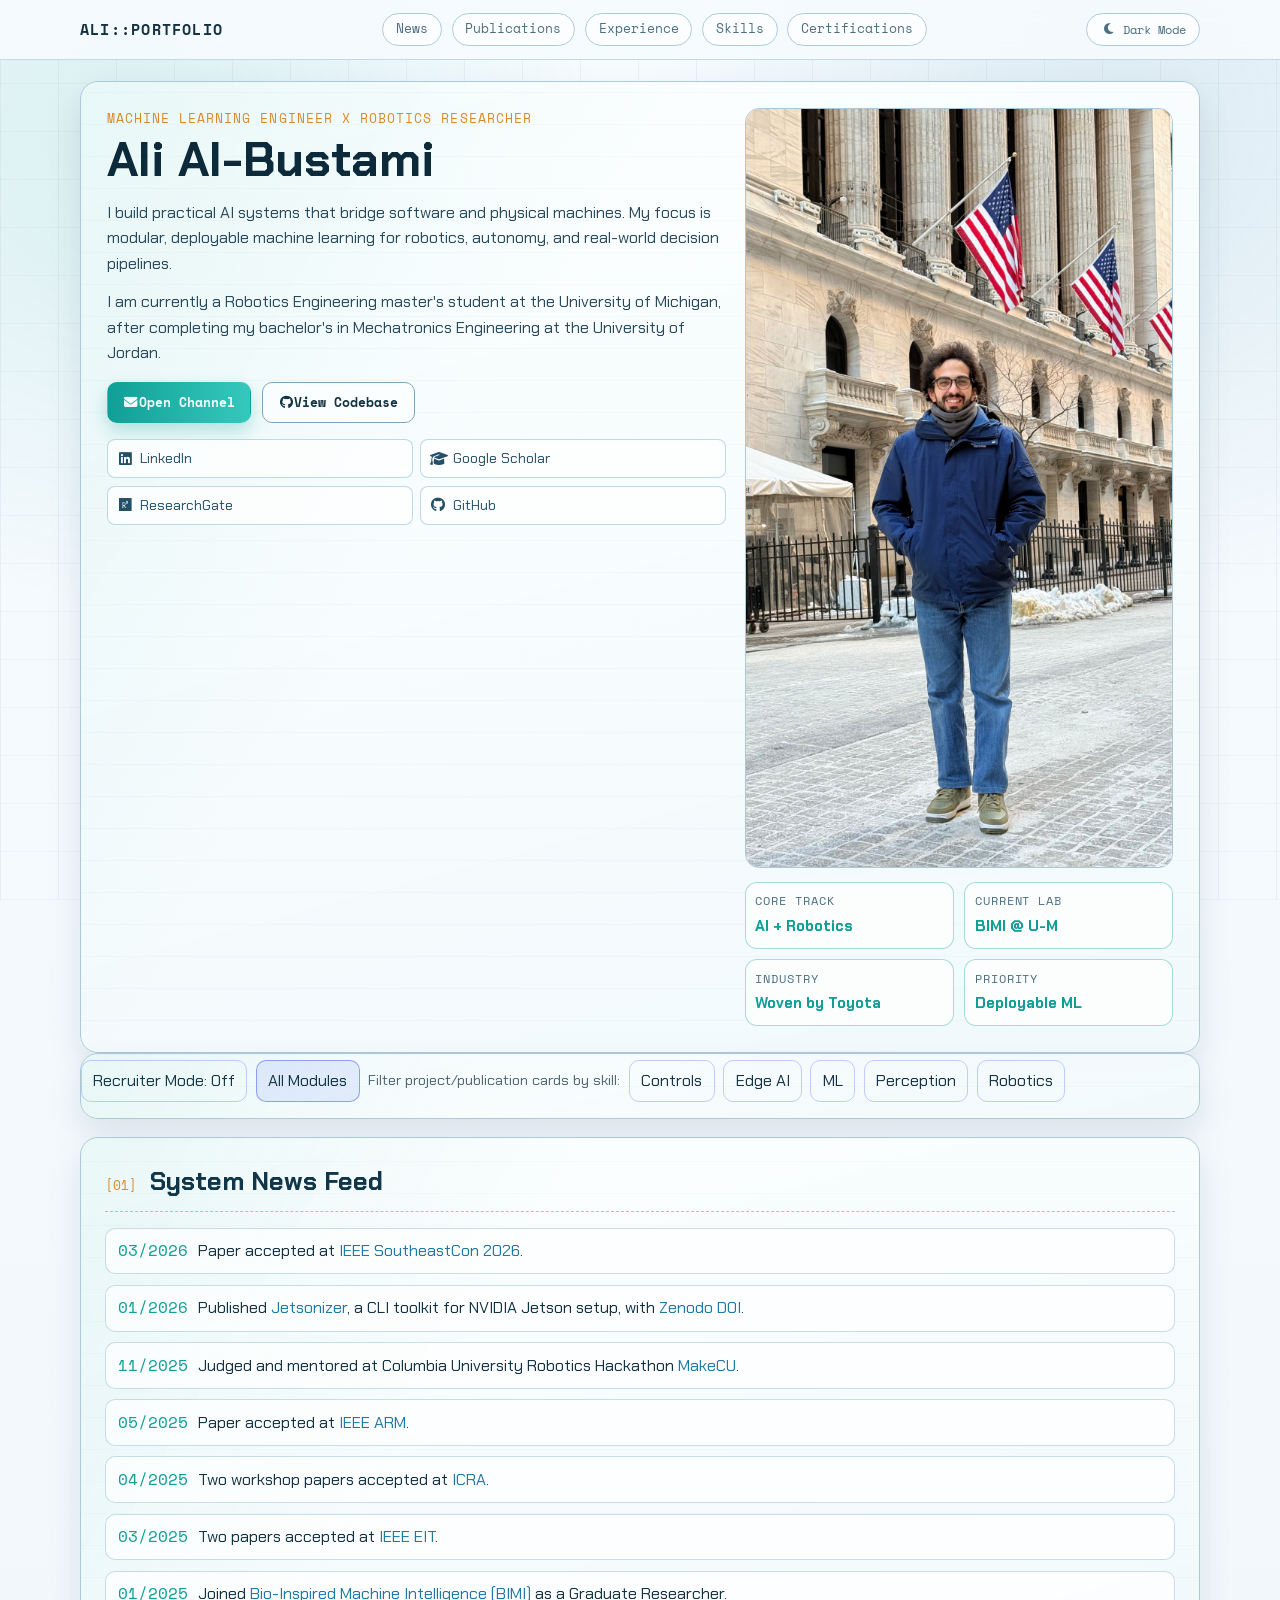
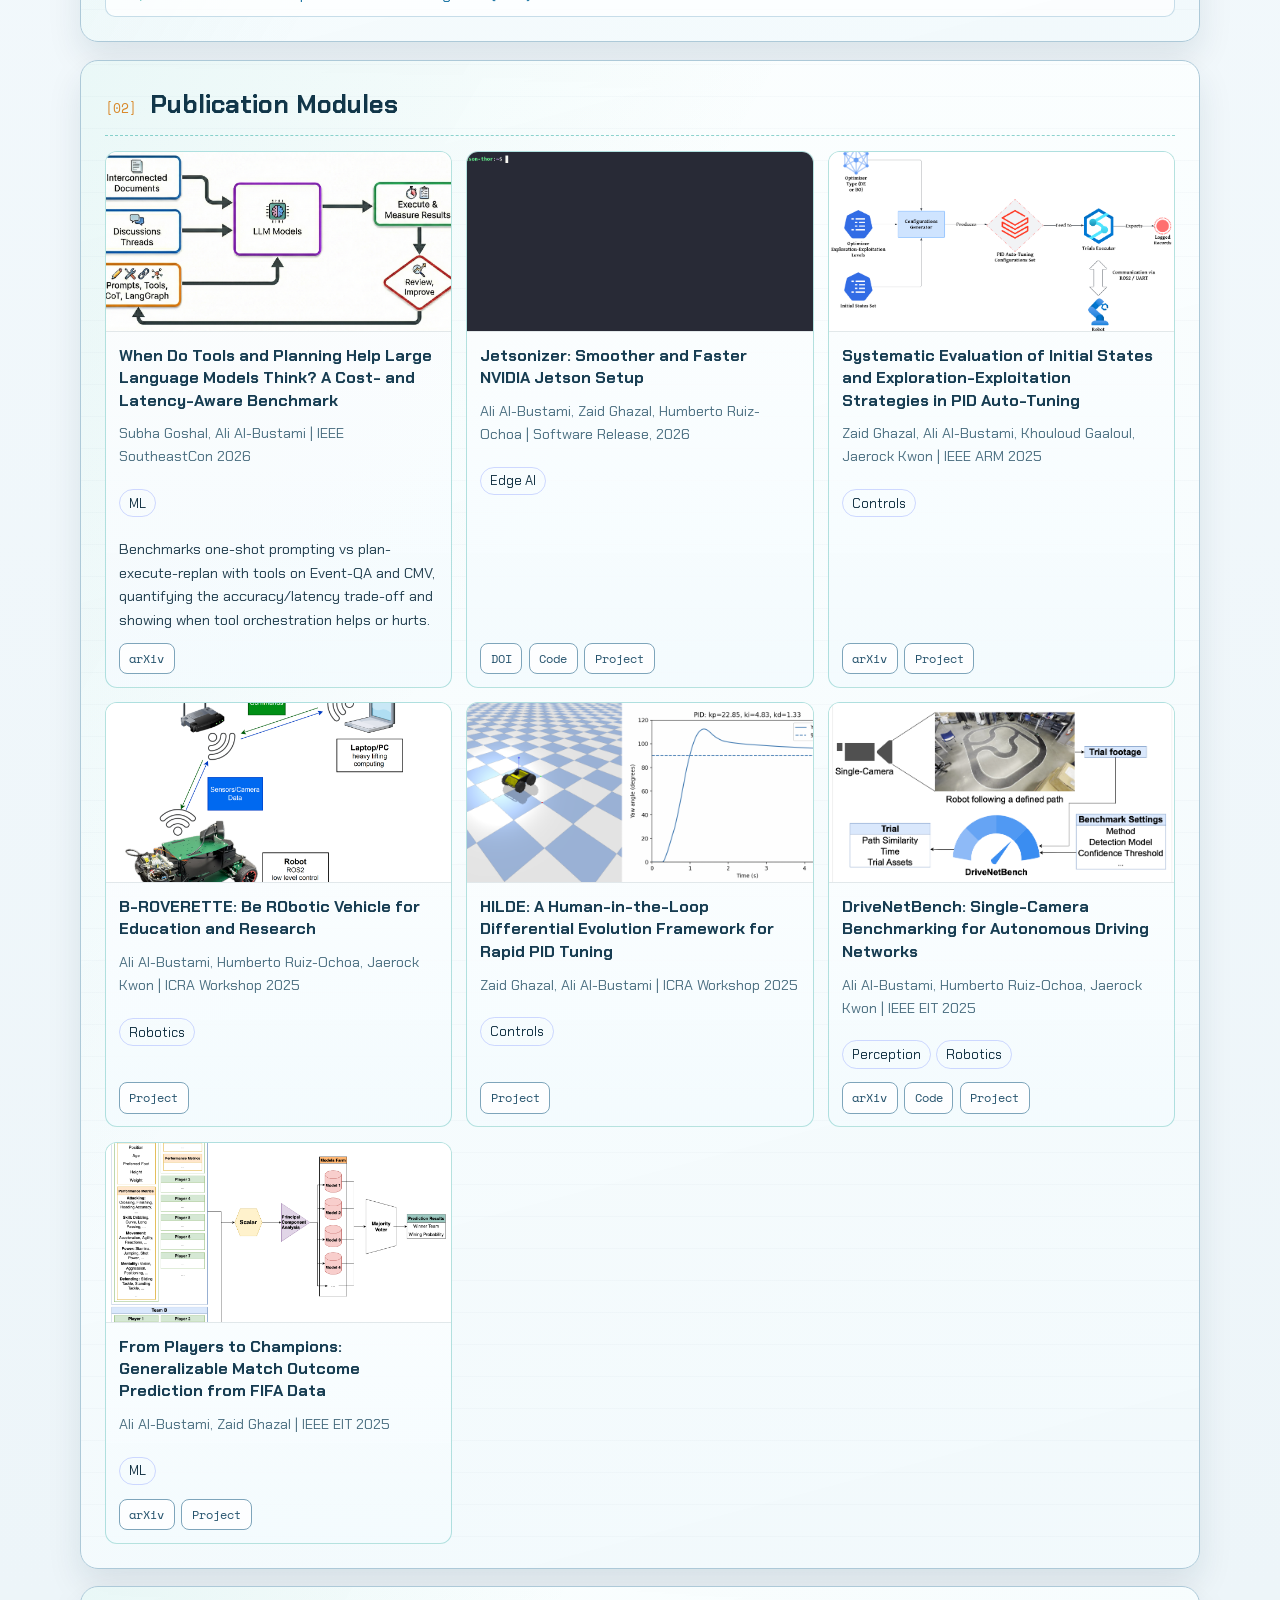
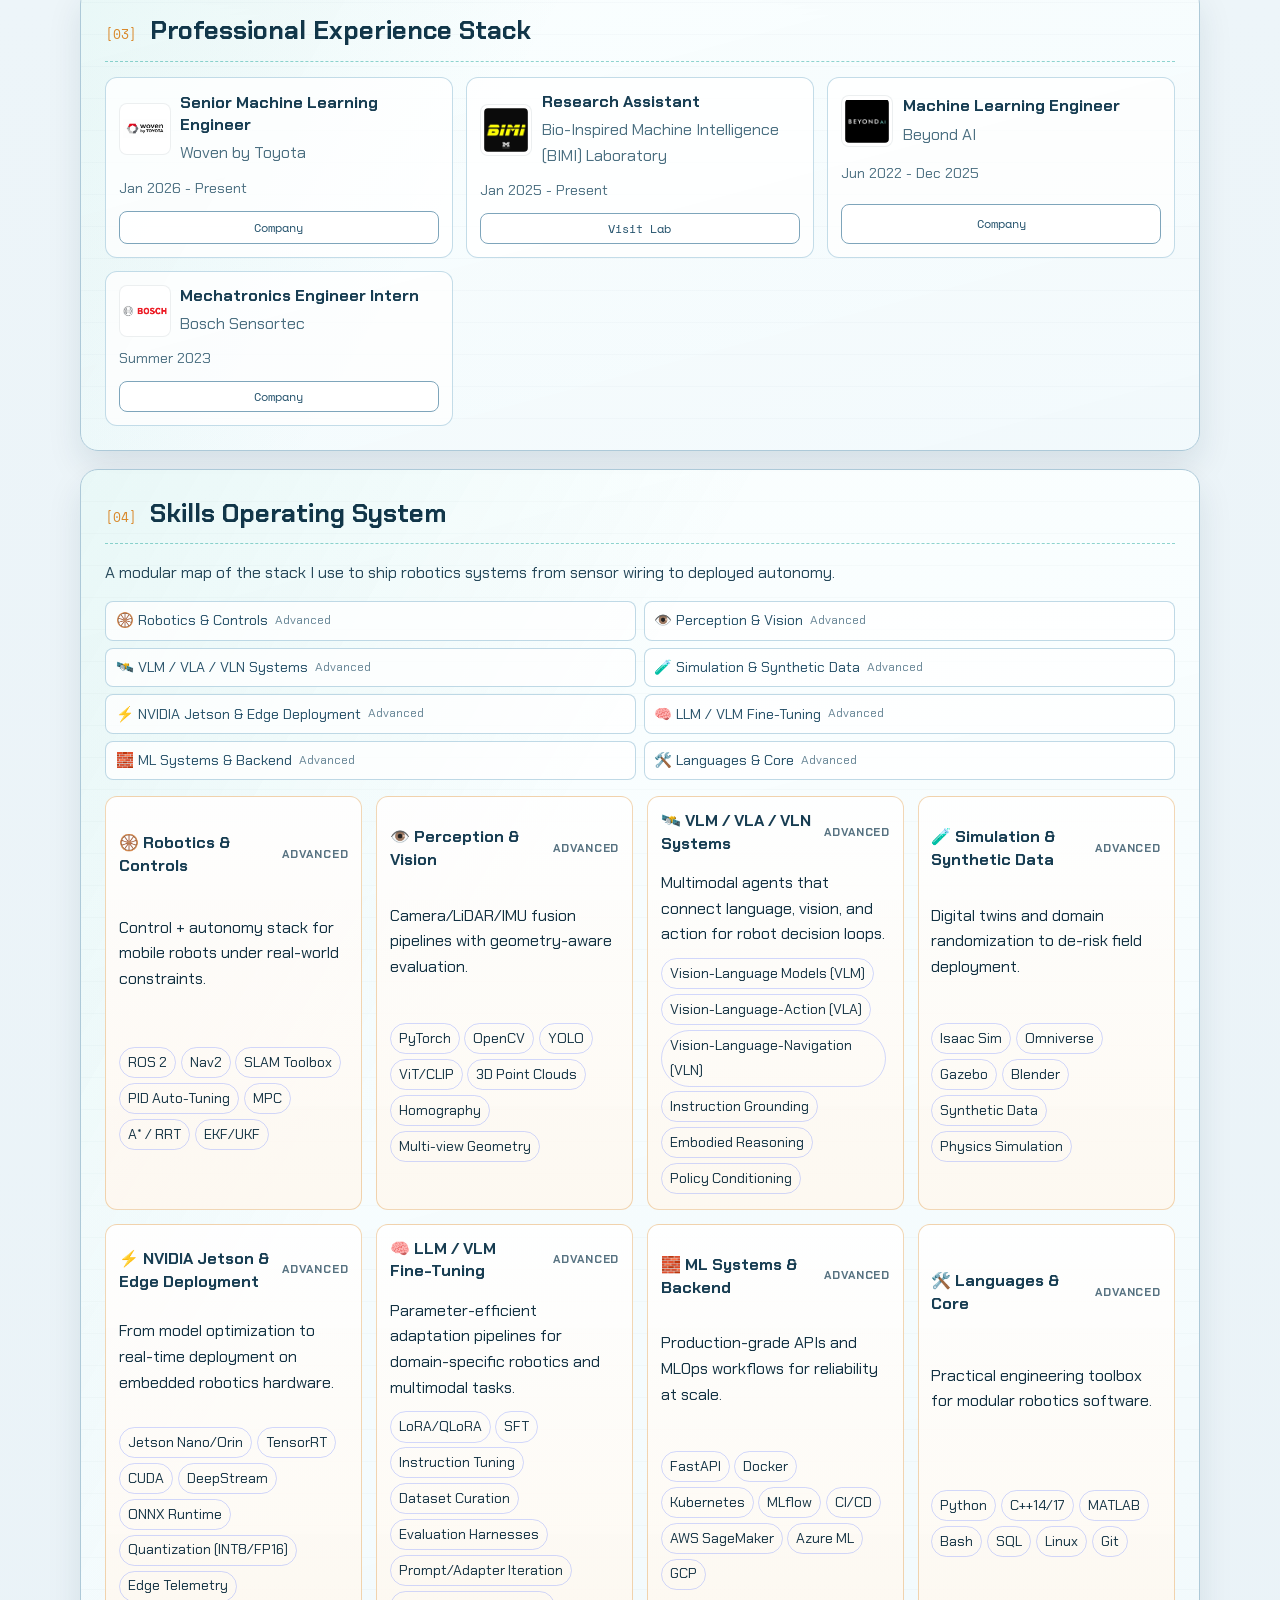
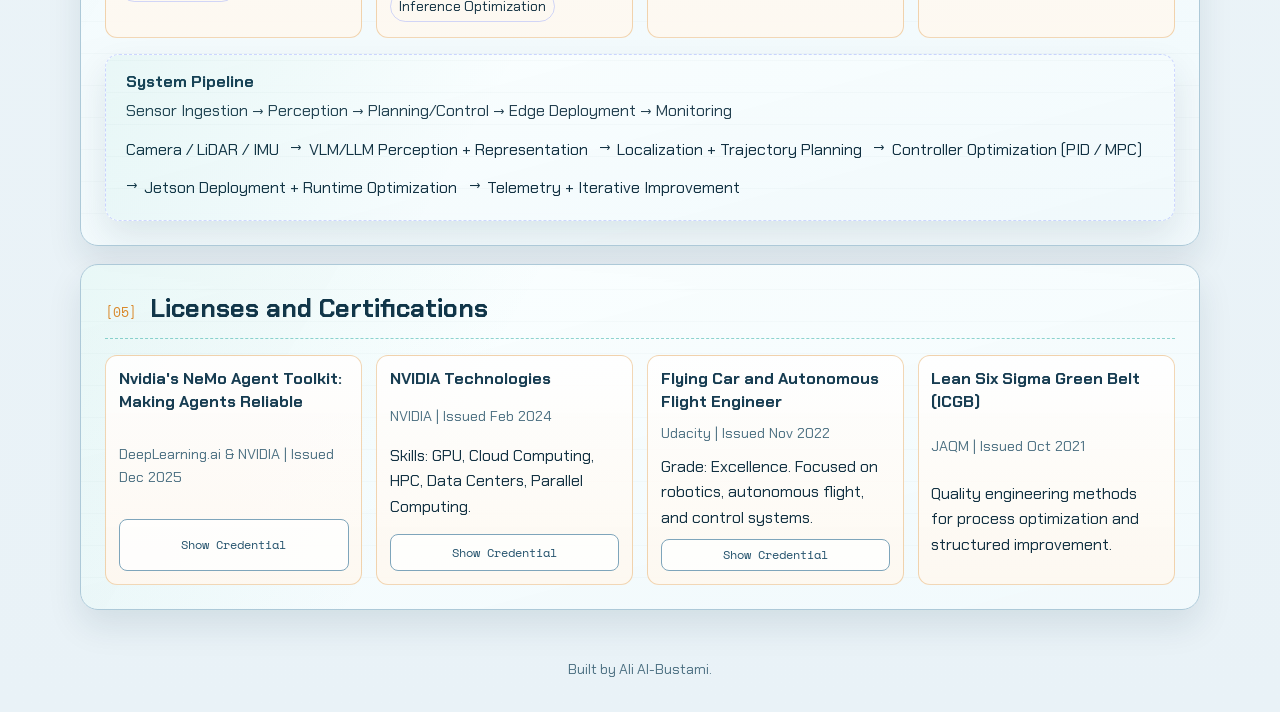
<file: index.html>
<!DOCTYPE html>
<html lang="en">
<head>
  <!-- Google tag (gtag.js) -->
  <script async src="https://www.googletagmanager.com/gtag/js?id=G-0WFNJ5SGGD"></script>
  <script>
    window.dataLayer = window.dataLayer || [];
    function gtag(){dataLayer.push(arguments);}
    gtag('js', new Date());

    gtag('config', 'G-0WFNJ5SGGD');
  </script>
  <meta charset="UTF-8">
  <meta name="viewport" content="width=device-width, initial-scale=1">
  <meta name="author" content="Ali Al-Bustami">
  <meta name="description" content="Ali Al-Bustami - Machine Learning Engineer building modular AI and robotics systems.">
  <title>Ali Al-Bustami | AI + Robotics Portfolio</title>

  <link rel="icon" type="image/png" href="images/mirrored_inverted_icon.png">
  <link rel="preconnect" href="https://fonts.googleapis.com">
  <link rel="preconnect" href="https://fonts.gstatic.com" crossorigin>
  <link href="https://fonts.googleapis.com/css2?family=Chakra+Petch:wght@400;500;600;700&family=Space+Mono:wght@400;700&display=swap" rel="stylesheet">
  <link rel="stylesheet" href="https://cdnjs.cloudflare.com/ajax/libs/font-awesome/6.5.2/css/all.min.css">
  <link rel="stylesheet" href="stylesheet.css">

  <style>
    .skill-chip{display:inline-block; margin:.2rem .35rem .2rem 0; padding:.16rem .56rem; border:1px solid rgba(127,146,255,.35); border-radius:999px; font-size:.82rem; transition:transform .2s ease, box-shadow .2s ease, border-color .2s ease;}
    .skill-chip:hover{transform:translateY(-2px) scale(1.03); box-shadow:0 6px 16px rgba(100,120,255,.22); border-color:rgba(140,160,255,.7)}
    .control-panel{display:flex;flex-wrap:wrap;gap:.55rem;align-items:center;margin:0 0 1rem 0}
    .control-btn{border:1px solid rgba(127,146,255,.45);background:transparent;color:inherit;padding:.45rem .7rem;border-radius:10px;cursor:pointer;font:inherit}
    .control-btn.active{background:rgba(120,140,255,.15);border-color:rgba(120,140,255,.8)}
    body.recruiter-mode #news{display:none}
    body.recruiter-mode .lead:last-of-type{display:none}
    body.recruiter-mode .pub-card img{max-height:150px;object-fit:cover}
  </style>

</head>

<body>
  <div class="ambient-bg" aria-hidden="true"></div>

  <header class="site-nav">
    <div class="shell nav-wrap">
      <a class="brand" href="#top" aria-label="Back to top">ALI::PORTFOLIO</a>
      <nav class="nav-links" aria-label="Primary navigation">
        <a href="#news">News</a>
        <a href="#publications">Publications</a>
        <a href="#experience">Experience</a>
        <a href="#skills">Skills</a>
        <a href="#certifications">Certifications</a>
      </nav>
      <button id="theme-toggle" class="theme-toggle" type="button" aria-label="Switch to dark mode" aria-pressed="false">
        <i class="fa-solid fa-moon" data-fallback="◐" aria-hidden="true"></i>
        <span>Dark Mode</span>
      </button>
    </div>
  </header>

  <main id="top" class="shell">
    <section class="module hero reveal">
      <div class="hero-main">
        <p class="eyebrow">Machine Learning Engineer x Robotics Researcher</p>
        <h1>Ali Al-Bustami</h1>
        <p class="lead">
          I build practical AI systems that bridge software and physical machines. My focus is modular,
          deployable machine learning for robotics, autonomy, and real-world decision pipelines.
        </p>
        <p class="lead">
          I am currently a Robotics Engineering master's student at the University of Michigan, after completing
          my bachelor's in Mechatronics Engineering at the University of Jordan.
        </p>

        <div class="cta-row">
          <a class="btn solid" href="mailto:abustami@umich.edu">
            <i class="fa-solid fa-envelope" data-fallback="✉" aria-hidden="true"></i>
            <span>Open Channel</span>
          </a>
          <a class="btn ghost" href="https://github.com/alibustami" target="_blank" rel="noopener noreferrer">
            <i class="fa-brands fa-github" data-fallback="⌘" aria-hidden="true"></i>
            <span>View Codebase</span>
          </a>
        </div>

        <ul class="link-grid" aria-label="External links">
          <li>
            <a href="https://www.linkedin.com/in/alibustami/" target="_blank" rel="noopener noreferrer">
              <i class="fa-brands fa-linkedin" data-fallback="🔗" aria-hidden="true"></i>
              <span>LinkedIn</span>
            </a>
          </li>
          <li>
            <a href="https://scholar.google.com/citations?user=AfoU4zQAAAAJ&hl=en" target="_blank" rel="noopener noreferrer">
              <i class="fa-solid fa-graduation-cap" data-fallback="🎓" aria-hidden="true"></i>
              <span>Google Scholar</span>
            </a>
          </li>
          <li>
            <a href="https://www.researchgate.net/profile/Ali-Al-Bustami" target="_blank" rel="noopener noreferrer">
              <i class="fa-brands fa-researchgate" data-fallback="🔬" aria-hidden="true"></i>
              <span>ResearchGate</span>
            </a>
          </li>
          <li>
            <a href="https://github.com/alibustami" target="_blank" rel="noopener noreferrer">
              <i class="fa-brands fa-github" data-fallback="⌘" aria-hidden="true"></i>
              <span>GitHub</span>
            </a>
          </li>
        </ul>
      </div>

      <aside class="hero-panel">
        <figure class="profile-frame">
          <!-- <img src="images/ali-circle.png" alt="Portrait of Ali Al-Bustami"> -->
          <img src="images/ali_nyc.jpg" alt="Portrait of Ali Al-Bustami">
        </figure>

        <div class="sys-grid">
          <article class="sys-card">
            <p class="sys-key">Core Track</p>
            <p class="sys-value">AI + Robotics</p>
          </article>
          <article class="sys-card">
            <p class="sys-key">Current Lab</p>
            <p class="sys-value">BIMI @ U-M</p>
          </article>
          <article class="sys-card">
            <p class="sys-key">Industry</p>
            <p class="sys-value">Woven by Toyota</p>
          </article>
          <article class="sys-card">
            <p class="sys-key">Priority</p>
            <p class="sys-value">Deployable ML</p>
          </article>
        </div>
      </aside>
    </section>

    <section class="module reveal" aria-label="Portfolio controls" style="padding-top:.4rem;">
      <div class="control-panel">
        <button id="recruiter-toggle" class="control-btn" type="button" aria-pressed="false">Recruiter Mode: Off</button>
        <button id="filter-all" class="control-btn active" type="button" data-filter="all">All Modules</button>
        <span style="opacity:.75; font-size:.92rem;">Filter project/publication cards by skill:</span>
        <div id="skill-filters" class="control-panel" style="margin:0;"></div>
      </div>
    </section>

    <section id="news" class="module section-block reveal">
      <header class="section-head">
        <p class="section-index">[01]</p>
        <h2>System News Feed</h2>
      </header>

      <ul class="news-list">
        <li><span class="news-date">03/2026</span> Paper accepted at <a href="https://ieeesoutheastcon.org/" target="_blank" rel="noopener noreferrer">IEEE SoutheastCon 2026</a>.</li>
        <li><span class="news-date">01/2026</span> Published <a href="https://github.com/alibustami/Jetsonizer" target="_blank" rel="noopener noreferrer">Jetsonizer</a>, a CLI toolkit for NVIDIA Jetson setup, with <a href="https://doi.org/10.5281/zenodo.18181257" target="_blank" rel="noopener noreferrer">Zenodo DOI</a>.</li>
        <li><span class="news-date">11/2025</span> Judged and mentored at Columbia University Robotics Hackathon <a href="https://www.makecu.dev/" target="_blank" rel="noopener noreferrer">MakeCU</a>.</li>
        <li><span class="news-date">05/2025</span> Paper accepted at <a href="http://www.ieee-arm.org/" target="_blank" rel="noopener noreferrer">IEEE ARM</a>.</li>
        <li><span class="news-date">04/2025</span> Two workshop papers accepted at <a href="https://2025.ieee-icra.org/" target="_blank" rel="noopener noreferrer">ICRA</a>.</li>
        <li><span class="news-date">03/2025</span> Two papers accepted at <a href="https://www.eit-conference.org/" target="_blank" rel="noopener noreferrer">IEEE EIT</a>.</li>
        <li><span class="news-date">01/2025</span> Joined <a href="https://bimi.jrkwon.com/" target="_blank" rel="noopener noreferrer">Bio-Inspired Machine Intelligence (BIMI)</a> as a Graduate Researcher.</li>
      </ul>
    </section>

    <section id="publications" class="module section-block reveal">
      <header class="section-head">
        <p class="section-index">[02]</p>
        <h2>Publication Modules</h2>
      </header>

      <div class="pub-grid">
        <article class="pub-card">
          <img src="images/llm-tools-planning-workflow.png" alt="LLM planning-and-tools evaluation workflow from the paper">
          <div class="pub-content">
            <h3>When Do Tools and Planning Help Large Language Models Think? A Cost- and Latency-Aware Benchmark</h3>
            <p class="pub-meta">Subha Goshal, Ali Al-Bustami | IEEE SoutheastCon 2026</p>
            <p style="margin:.45rem 0 0; font-size:.92rem; opacity:.92;">Benchmarks one-shot prompting vs plan-execute-replan with tools on Event-QA and CMV, quantifying the accuracy/latency trade-off and showing when tool orchestration helps or hurts.</p>
            <div class="card-links">
              <a href="https://arxiv.org/abs/2601.02663" target="_blank" rel="noopener noreferrer">arXiv</a>
            </div>
          </div>
        </article>

        <article class="pub-card">
          <img src="images/jetsonizer.gif" alt="Jetsonizer installation workflow demo">
          <div class="pub-content">
            <h3>Jetsonizer: Smoother and Faster NVIDIA Jetson Setup</h3>
            <p class="pub-meta">Ali Al-Bustami, Zaid Ghazal, Humberto Ruiz-Ochoa | Software Release, 2026</p>
            <div class="card-links">
              <a href="https://doi.org/10.5281/zenodo.18181257" target="_blank" rel="noopener noreferrer">DOI</a>
              <a href="https://github.com/alibustami/Jetsonizer" target="_blank" rel="noopener noreferrer">Code</a>
              <a href="https://alibustami.github.io/Jetsonizer/" target="_blank" rel="noopener noreferrer">Project</a>
            </div>
          </div>
        </article>

        <article class="pub-card">
          <img src="images/pid-tuner.png" alt="PID Auto-Tuning project preview">
          <div class="pub-content">
            <h3>Systematic Evaluation of Initial States and Exploration-Exploitation Strategies in PID Auto-Tuning</h3>
            <p class="pub-meta">Zaid Ghazal, Ali Al-Bustami, Khouloud Gaaloul, Jaerock Kwon | IEEE ARM 2025</p>
            <div class="card-links">
              <a href="https://arxiv.org/abs/2505.03159" target="_blank" rel="noopener noreferrer">arXiv</a>
              <a href="https://alibustami.github.io/pid-tuner/" target="_blank" rel="noopener noreferrer">Project</a>
            </div>
          </div>
        </article>

        <article class="pub-card">
          <img src="images/broverette.png" alt="B-ROVERETTE project preview">
          <div class="pub-content">
            <h3>B-ROVERETTE: Be RObotic Vehicle for Education and Research</h3>
            <p class="pub-meta">Ali Al-Bustami, Humberto Ruiz-Ochoa, Jaerock Kwon | ICRA Workshop 2025</p>
            <div class="card-links">
              <a href="https://broverette.engin.umich.edu/" target="_blank" rel="noopener noreferrer">Project</a>
            </div>
          </div>
        </article>

        <article class="pub-card">
          <img src="images/HILDE.png" alt="HILDE project preview">
          <div class="pub-content">
            <h3>HILDE: A Human-in-the-Loop Differential Evolution Framework for Rapid PID Tuning</h3>
            <p class="pub-meta">Zaid Ghazal, Ali Al-Bustami | ICRA Workshop 2025</p>
            <div class="card-links">
              <a href="https://alibustami.github.io/HIDLE/" target="_blank" rel="noopener noreferrer">Project</a>
            </div>
          </div>
        </article>

        <article class="pub-card">
          <img src="images/drivenetbench.png" alt="DriveNetBench project preview">
          <div class="pub-content">
            <h3>DriveNetBench: Single-Camera Benchmarking for Autonomous Driving Networks</h3>
            <p class="pub-meta">Ali Al-Bustami, Humberto Ruiz-Ochoa, Jaerock Kwon | IEEE EIT 2025</p>
            <div class="card-links">
              <a href="https://arxiv.org/abs/2505.01893" target="_blank" rel="noopener noreferrer">arXiv</a>
              <a href="https://github.com/alibustami/DriveNetBench" target="_blank" rel="noopener noreferrer">Code</a>
              <a href="https://alibustami.github.io/DriveNetBench/" target="_blank" rel="noopener noreferrer">Project</a>
            </div>
          </div>
        </article>

        <article class="pub-card">
          <img src="images/FIFA_Inference_Diagram.png" alt="FIFA prediction project preview">
          <div class="pub-content">
            <h3>From Players to Champions: Generalizable Match Outcome Prediction from FIFA Data</h3>
            <p class="pub-meta">Ali Al-Bustami, Zaid Ghazal | IEEE EIT 2025</p>
            <div class="card-links">
              <a href="https://arxiv.org/abs/2505.01902" target="_blank" rel="noopener noreferrer">arXiv</a>
              <a href="https://alibustami.github.io/from-players-to-champions/" target="_blank" rel="noopener noreferrer">Project</a>
            </div>
          </div>
        </article>
      </div>
    </section>

    <section id="experience" class="module section-block reveal">
      <header class="section-head">
        <p class="section-index">[03]</p>
        <h2>Professional Experience Stack</h2>
      </header>

      <div class="exp-grid">
        <article class="exp-card">
          <div class="exp-head">
            <img src="images/woven.png" alt="Woven by Toyota logo">
            <div>
              <h3>Senior Machine Learning Engineer</h3>
              <p>Woven by Toyota</p>
            </div>
          </div>
          <p class="exp-time">Jan 2026 - Present</p>
          <a href="https://woven.toyota/en/" target="_blank" rel="noopener noreferrer">Company</a>
        </article>
        <article class="exp-card">
          <div class="exp-head">
            <img src="images/umd_bimi.jpeg" alt="BIMI logo">
            <div>
              <h3>Research Assistant</h3>
              <p>Bio-Inspired Machine Intelligence (BIMI) Laboratory</p>
            </div>
          </div>
          <p class="exp-time">Jan 2025 - Present</p>
          <a href="https://bimi.jrkwon.com/" target="_blank" rel="noopener noreferrer">Visit Lab</a>
        </article>

        <article class="exp-card">
          <div class="exp-head">
            <img src="images/beyond_ai_logo.jpeg" alt="Beyond AI logo">
            <div>
              <h3>Machine Learning Engineer</h3>
              <p>Beyond AI</p>
            </div>
          </div>
          <p class="exp-time">Jun 2022 - Dec 2025</p>
          <a href="https://www.beyond.ai/" target="_blank" rel="noopener noreferrer">Company</a>
        </article>

        <article class="exp-card">
          <div class="exp-head">
            <img src="images/bosch-logo.png" alt="Bosch logo">
            <div>
              <h3>Mechatronics Engineer Intern</h3>
              <p>Bosch Sensortec</p>
            </div>
          </div>
          <p class="exp-time">Summer 2023</p>
          <a href="https://www.bosch-sensortec.com/" target="_blank" rel="noopener noreferrer">Company</a>
        </article>
      </div>
    </section>

    <section id="skills" class="module section-block reveal">
      <header class="section-head">
        <p class="section-index">[04]</p>
        <h2>Skills Operating System</h2>
      </header>

      <p class="lead" style="margin-top:0; margin-bottom:1rem;">
        A modular map of the stack I use to ship robotics systems from sensor wiring to deployed autonomy.
      </p>

      <div id="skills-orbit" class="link-grid" aria-label="Skills category overview" style="margin-bottom: 1rem;"></div>

      <div id="skills-modules" class="cert-grid" aria-label="Detailed skills modules"></div>

      <article class="module" style="margin-top: 1rem; padding: 1rem 1.25rem; border-radius: 14px; border: 1px dashed rgba(120,140,255,.35);">
        <h3 style="margin-top:0;">System Pipeline</h3>
        <p style="margin:.25rem 0 0; opacity:.92;">Sensor Ingestion → Perception → Planning/Control → Edge Deployment → Monitoring</p>
        <div id="skills-pipeline" class="card-links" style="margin-top:.65rem;"></div>
      </article>
    </section>

    <section id="certifications" class="module section-block reveal">
      <header class="section-head">
        <p class="section-index">[05]</p>
        <h2>Licenses and Certifications</h2>
      </header>

      <div class="cert-grid">
        <article class="cert-card">
          <h3>Nvidia's NeMo Agent Toolkit: Making Agents Reliable</h3>
          <p class="cert-meta">DeepLearning.ai & NVIDIA | Issued Dec 2025</p>
          <!-- <p>Skills: GPU, Cloud Computing, HPC, Data Centers, Parallel Computing.</p> -->
          <a href="https://learn.deeplearning.ai/accomplishments/f0d055f6-26e0-4fff-9cd8-360e42f25206" target="_blank" rel="noopener noreferrer">Show Credential</a>
        </article>
        <article class="cert-card">
          <h3>NVIDIA Technologies</h3>
          <p class="cert-meta">NVIDIA | Issued Feb 2024</p>
          <p>Skills: GPU, Cloud Computing, HPC, Data Centers, Parallel Computing.</p>
          <a href="images/NVIDIA Technologies.pdf" target="_blank" rel="noopener noreferrer">Show Credential</a>
        </article>

        <article class="cert-card">
          <h3>Flying Car and Autonomous Flight Engineer</h3>
          <p class="cert-meta">Udacity | Issued Nov 2022</p>
          <p>Grade: Excellence. Focused on robotics, autonomous flight, and control systems.</p>
          <a href="https://www.linkedin.com/in/alibustami/details/education/1635507506984/single-media-viewer/?profileId=ACoAACxvOl0B098kW-R2ZeevbqTg4pK4Gkh_6Sc" target="_blank" rel="noopener noreferrer">Show Credential</a>
        </article>

        <article class="cert-card">
          <h3>Lean Six Sigma Green Belt (ICGB)</h3>
          <p class="cert-meta">JAQM | Issued Oct 2021</p>
          <p>Quality engineering methods for process optimization and structured improvement.</p>
        </article>
      </div>
    </section>
  </main>

  <footer class="shell site-footer">
    <p>Built by Ali Al-Bustami.</p>
  </footer>

  <script>
    const root = document.documentElement;
    const themeToggle = document.getElementById('theme-toggle');
    const themeStorageKey = 'portfolio-theme';

    const isFontAwesomeLoaded = () => {
      const probe = document.createElement('i');
      probe.className = 'fa-solid fa-envelope';
      probe.style.position = 'absolute';
      probe.style.left = '-9999px';
      probe.style.visibility = 'hidden';
      document.body.appendChild(probe);
      const family = window.getComputedStyle(probe).fontFamily;
      const beforeContent = window.getComputedStyle(probe, '::before').content;
      probe.remove();

      return family.includes('Font Awesome') && beforeContent !== 'none';
    };

    if (!isFontAwesomeLoaded()) {
      root.classList.add('fa-missing');
    }

    const setTheme = (theme) => {
      const isDark = theme === 'dark';
      root.setAttribute('data-theme', isDark ? 'dark' : 'light');

      if (!themeToggle) {
        return;
      }

      const icon = themeToggle.querySelector('i');
      const label = themeToggle.querySelector('span');

      themeToggle.setAttribute('aria-pressed', String(isDark));
      themeToggle.setAttribute('aria-label', isDark ? 'Switch to light mode' : 'Switch to dark mode');

      if (icon) {
        icon.classList.toggle('fa-moon', !isDark);
        icon.classList.toggle('fa-sun', isDark);
        icon.setAttribute('data-fallback', isDark ? '☀' : '◐');
      }

      if (label) {
        label.textContent = isDark ? 'Light Mode' : 'Dark Mode';
      }
    };



    const skillsBlueprint = [
      {
        icon: '🛞',
        domain: 'Robotics & Controls',
        level: 'Advanced',
        summary: 'Control + autonomy stack for mobile robots under real-world constraints.',
        stack: ['ROS 2', 'Nav2', 'SLAM Toolbox', 'PID Auto-Tuning', 'MPC', 'A* / RRT', 'EKF/UKF']
      },
      {
        icon: '👁️',
        domain: 'Perception & Vision',
        level: 'Advanced',
        summary: 'Camera/LiDAR/IMU fusion pipelines with geometry-aware evaluation.',
        stack: ['PyTorch', 'OpenCV', 'YOLO', 'ViT/CLIP', '3D Point Clouds', 'Homography', 'Multi-view Geometry']
      },
      {
        icon: '🛰️',
        domain: 'VLM / VLA / VLN Systems',
        level: 'Advanced',
        summary: 'Multimodal agents that connect language, vision, and action for robot decision loops.',
        stack: ['Vision-Language Models (VLM)', 'Vision-Language-Action (VLA)', 'Vision-Language-Navigation (VLN)', 'Instruction Grounding', 'Embodied Reasoning', 'Policy Conditioning']
      },
      {
        icon: '🧪',
        domain: 'Simulation & Synthetic Data',
        level: 'Advanced',
        summary: 'Digital twins and domain randomization to de-risk field deployment.',
        stack: ['Isaac Sim', 'Omniverse', 'Gazebo', 'Blender', 'Synthetic Data', 'Physics Simulation']
      },
      {
        icon: '⚡',
        domain: 'NVIDIA Jetson & Edge Deployment',
        level: 'Advanced',
        summary: 'From model optimization to real-time deployment on embedded robotics hardware.',
        stack: ['Jetson Nano/Orin', 'TensorRT', 'CUDA', 'DeepStream', 'ONNX Runtime', 'Quantization (INT8/FP16)', 'Edge Telemetry']
      },
      {
        icon: '🧠',
        domain: 'LLM / VLM Fine-Tuning',
        level: 'Advanced',
        summary: 'Parameter-efficient adaptation pipelines for domain-specific robotics and multimodal tasks.',
        stack: ['LoRA/QLoRA', 'SFT', 'Instruction Tuning', 'Dataset Curation', 'Evaluation Harnesses', 'Prompt/Adapter Iteration', 'Inference Optimization']
      },
      {
        icon: '🧱',
        domain: 'ML Systems & Backend',
        level: 'Advanced',
        summary: 'Production-grade APIs and MLOps workflows for reliability at scale.',
        stack: ['FastAPI', 'Docker', 'Kubernetes', 'MLflow', 'CI/CD', 'AWS SageMaker', 'Azure ML', 'GCP']
      },
      {
        icon: '🛠️',
        domain: 'Languages & Core',
        level: 'Advanced',
        summary: 'Practical engineering toolbox for modular robotics software.',
        stack: ['Python', 'C++14/17', 'MATLAB', 'Bash', 'SQL', 'Linux', 'Git']
      }
    ];

    const renderSkillsOS = () => {
      const orbit = document.getElementById('skills-orbit');
      const modules = document.getElementById('skills-modules');
      const pipeline = document.getElementById('skills-pipeline');
      if (!orbit || !modules || !pipeline) return;

      orbit.innerHTML = skillsBlueprint
        .map(({ icon, domain, level }) => `<li><a href="#skills" aria-label="${domain}"><span>${icon} ${domain}</span><span style="opacity:.7; font-size:.85em;">${level}</span></a></li>`)
        .join('');

      modules.innerHTML = skillsBlueprint
        .map(({ icon, domain, summary, stack, level }) => `
          <article class="cert-card">
            <h3 style="display:flex; justify-content:space-between; gap:.75rem; align-items:center; margin-bottom:.4rem;">
              <span>${icon} ${domain}</span>
              <span style="font-size:.72em; letter-spacing:.08em; opacity:.72; text-transform:uppercase;">${level}</span>
            </h3>
            <p style="margin-top:0;">${summary}</p>
            <p style="margin-bottom:0; line-height:1.8;">
              ${stack.map(item => `<span style="display:inline-block; margin:.15rem .3rem .15rem 0; padding:.12rem .5rem; border:1px solid rgba(127,146,255,.35); border-radius:999px; font-size:.88em;">${item}</span>`).join('')}
            </p>
          </article>
        `)
        .join('');

      pipeline.innerHTML = [
        'Camera / LiDAR / IMU',
        'VLM/LLM Perception + Representation',
        'Localization + Trajectory Planning',
        'Controller Optimization (PID / MPC)',
        'Jetson Deployment + Runtime Optimization',
        'Telemetry + Iterative Improvement'
      ].map(step => `<span style="display:inline-block; margin:.2rem .3rem .2rem 0;">${step}</span>`).join('<span aria-hidden="true"> → </span>');
    };

    renderSkillsOS();



    const inferTags = (title) => {
      const t = title.toLowerCase();
      const tags = [];
      if (/jetson|tensorrt|edge/.test(t)) tags.push('Edge AI');
      if (/pid|control|hilde/.test(t)) tags.push('Controls');
      if (/llm|large language|tools|planning/.test(t)) tags.push('ML');
      if (/drive|vision|camera|benchmark/.test(t) && !/llm|large language|tools|planning/.test(t)) tags.push('Perception');
      if (/rover|robot|autonomous/.test(t)) tags.push('Robotics');
      if (/fifa|prediction/.test(t)) tags.push('ML');
      if (!tags.length) tags.push('Systems');
      return tags;
    };

    const setupCardFilters = () => {
      const cards = [...document.querySelectorAll('.pub-card')];
      const filterWrap = document.getElementById('skill-filters');
      const allBtn = document.getElementById('filter-all');
      if (!cards.length || !filterWrap || !allBtn) return;

      const allTags = new Set();
      cards.forEach((card) => {
        const title = card.querySelector('h3')?.textContent || '';
        const tags = inferTags(title);
        card.dataset.tags = tags.join(',');
        tags.forEach(t => allTags.add(t));
        const meta = card.querySelector('.pub-meta');
        if (meta) {
          const chips = document.createElement('p');
          chips.style.margin = '.45rem 0 0';
          chips.innerHTML = tags.map(tag => `<span class="skill-chip">${tag}</span>`).join('');
          meta.insertAdjacentElement('afterend', chips);
        }
      });

      [...allTags].sort().forEach((tag) => {
        const b = document.createElement('button');
        b.type = 'button';
        b.className = 'control-btn';
        b.dataset.filter = tag;
        b.textContent = tag;
        filterWrap.appendChild(b);
      });

      const setActive = (filter) => {
        document.querySelectorAll('[data-filter]').forEach((btn) => btn.classList.toggle('active', btn.dataset.filter === filter));
        cards.forEach((card) => {
          const tags = (card.dataset.tags || '').split(',');
          card.style.display = filter === 'all' || tags.includes(filter) ? '' : 'none';
        });
      };

      document.addEventListener('click', (e) => {
        const btn = e.target.closest('[data-filter]');
        if (!btn) return;
        setActive(btn.dataset.filter || 'all');
      });
      setActive('all');
    };

    const setupRecruiterMode = () => {
      const btn = document.getElementById('recruiter-toggle');
      if (!btn) return;
      btn.addEventListener('click', () => {
        const on = document.body.classList.toggle('recruiter-mode');
        btn.textContent = `Recruiter Mode: ${on ? 'On' : 'Off'}`;
        btn.setAttribute('aria-pressed', String(on));
      });
    };

    setupCardFilters();
    setupRecruiterMode();

    const storedTheme = localStorage.getItem(themeStorageKey);
    const prefersDark = window.matchMedia('(prefers-color-scheme: dark)').matches;
    setTheme(storedTheme || (prefersDark ? 'dark' : 'light'));

    if (themeToggle) {
      themeToggle.addEventListener('click', () => {
        const currentTheme = root.getAttribute('data-theme');
        const nextTheme = currentTheme === 'dark' ? 'light' : 'dark';
        localStorage.setItem(themeStorageKey, nextTheme);
        setTheme(nextTheme);
      });
    }

    const revealItems = document.querySelectorAll('.reveal');

    if ('IntersectionObserver' in window) {
      const observer = new IntersectionObserver(
        (entries) => {
          entries.forEach((entry) => {
            if (entry.isIntersecting) {
              entry.target.classList.add('is-visible');
              observer.unobserve(entry.target);
            }
          });
        },
        { threshold: 0.15 }
      );

      revealItems.forEach((item) => observer.observe(item));
    } else {
      revealItems.forEach((item) => item.classList.add('is-visible'));
    }
  </script>
</body>
</html>
</file>
<file: stylesheet.css>
:root {
  --bg: #eff5f8;
  --bg-alt: #e7f0f5;
  --surface: #f8fcff;
  --surface-2: #f0f8fc;
  --line: #adc9d8;
  --line-strong: #7ea5bb;
  --text: #123142;
  --muted: #4b6f81;
  --accent: #0f9f96;
  --accent-2: #1e77a5;
  --warn: #d9892b;
  --maxw: 1120px;
  --radius-lg: 18px;
  --radius-md: 12px;
  --shadow: 0 16px 34px rgba(13, 47, 67, 0.1);
  --bg-start: #f6fbfe;
  --bg-mid: #edf5f9;
  --bg-end: #e9f2f7;
  --ambient-1: rgba(15, 159, 150, 0.12);
  --ambient-2: rgba(30, 119, 165, 0.12);
  --ambient-grid-x: rgba(22, 61, 85, 0.05);
  --ambient-grid-y: rgba(22, 61, 85, 0.03);
  --nav-bg: rgba(246, 251, 254, 0.88);
  --nav-border: rgba(30, 119, 165, 0.24);
  --nav-pill-bg: rgba(255, 255, 255, 0.7);
  --module-bg: linear-gradient(165deg, rgba(252, 255, 255, 0.94) 0%, rgba(241, 249, 252, 0.96) 100%);
  --module-accent-sheen: rgba(15, 159, 150, 0.08);
  --module-grid-line: rgba(20, 58, 80, 0.025);
  --hero-title: #0d2a3a;
  --lead: #27495b;
  --btn-solid-bg: linear-gradient(90deg, #0f9f96, #37c8bd);
  --btn-solid-text: #f6fcfd;
  --btn-solid-shadow: 0 8px 18px rgba(15, 159, 150, 0.28);
  --btn-ghost-bg: rgba(255, 255, 255, 0.6);
  --link-card-border: rgba(30, 119, 165, 0.28);
  --link-card-bg: rgba(255, 255, 255, 0.76);
  --link-card-text: #244f67;
  --profile-bg: #ffffff;
  --sys-bg: rgba(255, 255, 255, 0.78);
  --sys-border: rgba(15, 159, 150, 0.36);
  --section-border: rgba(15, 159, 150, 0.45);
  --h2: #113649;
  --news-border: rgba(30, 119, 165, 0.24);
  --news-bg: rgba(255, 255, 255, 0.74);
  --pub-border: rgba(15, 159, 150, 0.3);
  --pub-bg: linear-gradient(180deg, rgba(255, 255, 255, 0.94), rgba(244, 251, 254, 0.95));
  --pub-img-border: rgba(18, 49, 66, 0.1);
  --h3: #173d52;
  --chip-text: #25536d;
  --chip-bg: rgba(255, 255, 255, 0.8);
  --exp-border: rgba(30, 119, 165, 0.26);
  --exp-bg: rgba(255, 255, 255, 0.78);
  --exp-logo-border: rgba(18, 49, 66, 0.08);
  --cert-border: rgba(217, 137, 43, 0.34);
  --cert-bg: linear-gradient(180deg, rgba(255, 255, 255, 0.94), rgba(254, 248, 240, 0.95));
}

[data-theme='dark'] {
  --line: #2e495a;
  --line-strong: #4f758b;
  --text: #d8e7ef;
  --muted: #89a7b8;
  --accent: #63f6c2;
  --accent-2: #59cfff;
  --warn: #ffba66;
  --shadow: 0 20px 50px rgba(0, 0, 0, 0.35);
  --bg-start: #05090d;
  --bg-mid: #0b141b;
  --bg-end: #0f1c24;
  --ambient-1: rgba(99, 246, 194, 0.1);
  --ambient-2: rgba(89, 207, 255, 0.12);
  --ambient-grid-x: rgba(255, 255, 255, 0.02);
  --ambient-grid-y: rgba(255, 255, 255, 0.017);
  --nav-bg: rgba(8, 15, 22, 0.82);
  --nav-border: rgba(99, 246, 194, 0.22);
  --nav-pill-bg: rgba(13, 23, 31, 0.85);
  --module-bg: linear-gradient(165deg, rgba(21, 39, 52, 0.95) 0%, rgba(14, 27, 37, 0.94) 100%);
  --module-accent-sheen: rgba(99, 246, 194, 0.08);
  --module-grid-line: rgba(255, 255, 255, 0.017);
  --hero-title: #e6f6ff;
  --lead: #b8d0de;
  --btn-solid-bg: linear-gradient(90deg, var(--accent), #82ffdb);
  --btn-solid-text: #032a20;
  --btn-solid-shadow: 0 8px 18px rgba(99, 246, 194, 0.3);
  --btn-ghost-bg: rgba(0, 0, 0, 0.15);
  --link-card-border: rgba(89, 207, 255, 0.25);
  --link-card-bg: rgba(8, 16, 23, 0.6);
  --link-card-text: #b9d7e8;
  --profile-bg: #0b151d;
  --sys-bg: rgba(5, 11, 16, 0.52);
  --sys-border: rgba(99, 246, 194, 0.23);
  --section-border: rgba(99, 246, 194, 0.34);
  --h2: #dff2fc;
  --news-border: rgba(89, 207, 255, 0.2);
  --news-bg: rgba(8, 16, 23, 0.6);
  --pub-border: rgba(99, 246, 194, 0.24);
  --pub-bg: linear-gradient(180deg, rgba(12, 22, 31, 0.85), rgba(8, 14, 21, 0.88));
  --pub-img-border: rgba(255, 255, 255, 0.08);
  --h3: #dcf0fb;
  --chip-text: #bbd8e9;
  --chip-bg: rgba(5, 13, 20, 0.9);
  --exp-border: rgba(89, 207, 255, 0.24);
  --exp-bg: rgba(7, 13, 20, 0.66);
  --exp-logo-border: rgba(255, 255, 255, 0.08);
  --cert-border: rgba(255, 186, 102, 0.35);
  --cert-bg: linear-gradient(180deg, rgba(15, 24, 33, 0.95), rgba(11, 18, 25, 0.95));
}

* {
  box-sizing: border-box;
}

html {
  scroll-behavior: smooth;
}

body {
  margin: 0;
  min-height: 100vh;
  background: linear-gradient(180deg, var(--bg-start) 0%, var(--bg-mid) 58%, var(--bg-end) 100%);
  color: var(--text);
  font-family: 'Chakra Petch', 'Segoe UI', sans-serif;
  line-height: 1.6;
}

.ambient-bg {
  position: fixed;
  inset: 0;
  pointer-events: none;
  z-index: -1;
  background:
    radial-gradient(circle at 10% 15%, var(--ambient-1), transparent 34%),
    radial-gradient(circle at 88% 14%, var(--ambient-2), transparent 35%),
    repeating-linear-gradient(
      90deg,
      var(--ambient-grid-x) 0,
      var(--ambient-grid-x) 1px,
      transparent 1px,
      transparent 58px
    ),
    repeating-linear-gradient(
      0deg,
      var(--ambient-grid-y) 0,
      var(--ambient-grid-y) 1px,
      transparent 1px,
      transparent 48px
    );
}

a {
  color: var(--accent-2);
  text-decoration: none;
}

a:hover,
a:focus-visible {
  color: var(--accent);
}

/* Keep Font Awesome glyphs from being overridden by site typography rules */
.fa-solid,
.fa-regular,
.fa-brands {
  display: inline-block;
  line-height: 1;
  font-style: normal;
}

.fa-solid,
.fa-regular {
  font-family: 'Font Awesome 6 Free' !important;
}

.fa-solid {
  font-weight: 900;
}

.fa-regular {
  font-weight: 400;
}

.fa-brands {
  font-family: 'Font Awesome 6 Brands' !important;
  font-weight: 400;
}

/* Fallback when icon font cannot be loaded */
.fa-missing .fa-solid::before,
.fa-missing .fa-regular::before,
.fa-missing .fa-brands::before {
  content: none !important;
}

.fa-missing .fa-solid,
.fa-missing .fa-regular,
.fa-missing .fa-brands {
  display: inline-flex;
  align-items: center;
  justify-content: center;
  width: 1.1rem !important;
  font-family: 'Space Mono', monospace !important;
  font-style: normal;
  font-weight: 700;
  font-size: 0.75rem;
}

.fa-missing .fa-solid::after,
.fa-missing .fa-regular::after,
.fa-missing .fa-brands::after {
  content: attr(data-fallback);
}

.shell {
  width: min(var(--maxw), calc(100% - 2rem));
  margin: 0 auto;
}

.site-nav {
  position: sticky;
  top: 0;
  z-index: 20;
  backdrop-filter: blur(12px);
  background: var(--nav-bg);
  border-bottom: 1px solid var(--nav-border);
}

.nav-wrap {
  display: flex;
  align-items: center;
  justify-content: space-between;
  gap: 1rem;
  padding: 0.8rem 0;
}

.brand {
  color: var(--text);
  font-family: 'Space Mono', monospace;
  letter-spacing: 0.08em;
  font-size: 0.95rem;
  font-weight: 700;
}

.nav-links {
  display: flex;
  align-items: center;
  gap: 0.6rem;
  flex-wrap: wrap;
}

.nav-links a {
  font-family: 'Space Mono', monospace;
  font-size: 0.8rem;
  border: 1px solid var(--line);
  border-radius: 999px;
  padding: 0.35rem 0.8rem;
  color: var(--muted);
  background: var(--nav-pill-bg);
}

.nav-links a:hover,
.nav-links a:focus-visible {
  border-color: var(--accent);
  color: var(--accent);
}

.theme-toggle {
  display: inline-flex;
  align-items: center;
  gap: 0.45rem;
  border: 1px solid var(--line);
  border-radius: 999px;
  background: var(--nav-pill-bg);
  color: var(--muted);
  font-family: 'Space Mono', monospace;
  font-size: 0.78rem;
  padding: 0.36rem 0.8rem;
  cursor: pointer;
}

.theme-toggle:hover,
.theme-toggle:focus-visible {
  color: var(--accent);
  border-color: var(--accent);
}

.theme-toggle i {
  width: 1rem;
  text-align: center;
}

main.shell {
  padding: 1.3rem 0 2.5rem;
}

.module {
  position: relative;
  background: var(--module-bg);
  border: 1px solid var(--line);
  border-radius: var(--radius-lg);
  box-shadow: var(--shadow);
  overflow: hidden;
}

.module::after {
  content: '';
  position: absolute;
  inset: 0;
  pointer-events: none;
  background: linear-gradient(120deg, var(--module-accent-sheen), transparent 36%),
    repeating-linear-gradient(
      0deg,
      transparent,
      transparent 31px,
      var(--module-grid-line) 31px,
      var(--module-grid-line) 32px
    );
}

.hero {
  display: grid;
  grid-template-columns: 1.3fr 0.9fr;
  gap: 1.2rem;
  padding: clamp(1rem, 2.1vw, 1.6rem);
}

.hero > * {
  position: relative;
  z-index: 1;
}

.eyebrow {
  margin: 0;
  font-family: 'Space Mono', monospace;
  color: var(--warn);
  font-size: 0.82rem;
  letter-spacing: 0.08em;
  text-transform: uppercase;
}

h1 {
  margin: 0.35rem 0 0;
  font-size: clamp(2rem, 3.8vw, 3.1rem);
  line-height: 1.08;
  color: var(--hero-title);
}

.lead {
  margin: 0.8rem 0;
  color: var(--lead);
}

.cta-row {
  display: flex;
  align-items: center;
  gap: 0.7rem;
  margin-top: 1rem;
  flex-wrap: wrap;
}

.btn {
  display: inline-flex;
  align-items: center;
  justify-content: center;
  border-radius: 10px;
  padding: 0.55rem 0.95rem;
  font-family: 'Space Mono', monospace;
  font-size: 0.84rem;
  font-weight: 700;
  border: 1px solid transparent;
  transition: transform 180ms ease, box-shadow 180ms ease, border-color 180ms ease;
}

.btn:hover,
.btn:focus-visible {
  transform: translateY(-2px);
}

.btn.solid {
  background: var(--btn-solid-bg);
  color: var(--btn-solid-text);
  box-shadow: var(--btn-solid-shadow);
}

.btn.ghost {
  border-color: var(--line-strong);
  color: var(--text);
  background: var(--btn-ghost-bg);
}

.btn.ghost:hover,
.btn.ghost:focus-visible {
  border-color: var(--accent-2);
}

.btn i {
  width: 1rem;
  text-align: center;
}

.link-grid {
  list-style: none;
  display: grid;
  grid-template-columns: repeat(2, minmax(0, 1fr));
  gap: 0.45rem;
  margin: 1rem 0 0;
  padding: 0;
}

.link-grid a {
  display: flex;
  align-items: center;
  gap: 0.45rem;
  padding: 0.45rem 0.6rem;
  border-radius: 8px;
  border: 1px solid var(--link-card-border);
  color: var(--link-card-text);
  background: var(--link-card-bg);
  font-size: 0.9rem;
}

.link-grid a i {
  width: 1rem;
  text-align: center;
}

.link-grid a:hover,
.link-grid a:focus-visible {
  border-color: var(--accent);
  color: var(--accent);
}

.hero-panel {
  display: grid;
  gap: 0.85rem;
}

.profile-frame {
  margin: 0;
  border: 1px solid var(--line);
  border-radius: 14px;
  overflow: hidden;
  background: var(--profile-bg);
}

.profile-frame img {
  display: block;
  width: 100%;
  height: auto;
}

.sys-grid {
  display: grid;
  grid-template-columns: repeat(2, minmax(0, 1fr));
  gap: 0.65rem;
}

.sys-card {
  background: var(--sys-bg);
  border: 1px solid var(--sys-border);
  border-radius: var(--radius-md);
  padding: 0.6rem;
}

.sys-key {
  margin: 0;
  color: var(--muted);
  font-family: 'Space Mono', monospace;
  font-size: 0.72rem;
  text-transform: uppercase;
  letter-spacing: 0.08em;
}

.sys-value {
  margin: 0.2rem 0 0;
  color: var(--accent);
  font-size: 0.95rem;
  font-weight: 700;
}

.section-block {
  margin-top: 1.1rem;
  padding: clamp(1rem, 2vw, 1.5rem);
}

.section-block > * {
  position: relative;
  z-index: 1;
}

.section-head {
  display: flex;
  align-items: baseline;
  gap: 0.8rem;
  margin-bottom: 0.95rem;
  border-bottom: 1px dashed var(--section-border);
  padding-bottom: 0.55rem;
}

.section-index {
  margin: 0;
  color: var(--warn);
  font-family: 'Space Mono', monospace;
  font-size: 0.8rem;
}

h2 {
  margin: 0;
  font-size: clamp(1.25rem, 2vw, 1.75rem);
  color: var(--h2);
}

.news-list {
  margin: 0;
  padding: 0;
  list-style: none;
  display: grid;
  gap: 0.65rem;
}

.news-list li {
  border: 1px solid var(--news-border);
  border-radius: 10px;
  background: var(--news-bg);
  padding: 0.6rem 0.75rem;
}

.news-date {
  color: var(--accent);
  font-family: 'Space Mono', monospace;
  margin-right: 0.4rem;
}

.pub-grid {
  display: grid;
  grid-template-columns: repeat(auto-fit, minmax(260px, 1fr));
  gap: 0.9rem;
}

.pub-card {
  border: 1px solid var(--pub-border);
  border-radius: var(--radius-md);
  background: var(--pub-bg);
  overflow: hidden;
  display: grid;
  grid-template-rows: auto 1fr;
}

.pub-card img {
  width: 100%;
  height: 180px;
  object-fit: cover;
  border-bottom: 1px solid var(--pub-img-border);
}

.pub-content {
  display: flex;
  flex-direction: column;
  gap: 0.65rem;
  padding: 0.8rem;
}

h3 {
  margin: 0;
  font-size: 1rem;
  line-height: 1.4;
  color: var(--h3);
}

.pub-meta,
.cert-meta,
.exp-time {
  margin: 0;
  color: var(--muted);
  font-size: 0.9rem;
}

.card-links {
  margin-top: auto;
  display: flex;
  flex-wrap: wrap;
  gap: 0.4rem;
}

.card-links a,
.exp-card > a,
.cert-card > a {
  display: inline-flex;
  align-items: center;
  justify-content: center;
  border: 1px solid var(--line-strong);
  border-radius: 8px;
  padding: 0.32rem 0.6rem;
  font-family: 'Space Mono', monospace;
  font-size: 0.75rem;
  color: var(--chip-text);
  background: var(--chip-bg);
}

.card-links a:hover,
.exp-card > a:hover,
.cert-card > a:hover,
.card-links a:focus-visible,
.exp-card > a:focus-visible,
.cert-card > a:focus-visible {
  border-color: var(--accent);
  color: var(--accent);
}

.exp-grid {
  display: grid;
  grid-template-columns: repeat(auto-fit, minmax(260px, 1fr));
  gap: 0.85rem;
}

.exp-card {
  border: 1px solid var(--exp-border);
  border-radius: var(--radius-md);
  background: var(--exp-bg);
  padding: 0.8rem;
  display: grid;
  gap: 0.65rem;
}

.exp-head {
  display: grid;
  grid-template-columns: 52px 1fr;
  align-items: center;
  gap: 0.6rem;
}

.exp-head img {
  width: 52px;
  height: 52px;
  object-fit: contain;
  background: #fff;
  border-radius: 8px;
  padding: 0.2rem;
  border: 1px solid var(--exp-logo-border);
}

.exp-head p {
  margin: 0.25rem 0 0;
  color: var(--muted);
}

.cert-grid {
  display: grid;
  grid-template-columns: repeat(auto-fit, minmax(250px, 1fr));
  gap: 0.85rem;
}

.cert-card {
  border: 1px solid var(--cert-border);
  border-radius: var(--radius-md);
  background: var(--cert-bg);
  padding: 0.8rem;
  display: grid;
  gap: 0.55rem;
}

.cert-card p {
  margin: 0;
}

.site-footer {
  padding: 0.5rem 0 2rem;
}

.site-footer p {
  margin: 0;
  color: var(--muted);
  font-size: 0.88rem;
  text-align: center;
}

.reveal {
  opacity: 0;
  transform: translateY(14px);
  transition: opacity 450ms ease, transform 500ms ease;
}

.reveal.is-visible {
  opacity: 1;
  transform: translateY(0);
}

@media (max-width: 960px) {
  .hero {
    grid-template-columns: 1fr;
  }

  .hero-panel {
    grid-template-columns: 1fr;
  }

  .profile-frame {
    max-width: 360px;
  }
}

@media (max-width: 740px) {
  .shell {
    width: min(var(--maxw), calc(100% - 1.15rem));
  }

  .nav-wrap {
    align-items: flex-start;
    flex-direction: column;
  }

  .nav-links {
    width: 100%;
  }

  .theme-toggle {
    margin-top: 0.35rem;
  }

  .link-grid,
  .sys-grid {
    grid-template-columns: 1fr;
  }

  .pub-card img {
    height: 165px;
  }

  h1 {
    font-size: clamp(1.7rem, 11vw, 2.3rem);
  }
}

@media (prefers-reduced-motion: reduce) {
  html {
    scroll-behavior: auto;
  }

  .reveal {
    opacity: 1;
    transform: none;
    transition: none;
  }

  .btn {
    transition: none;
  }
}
</file>
